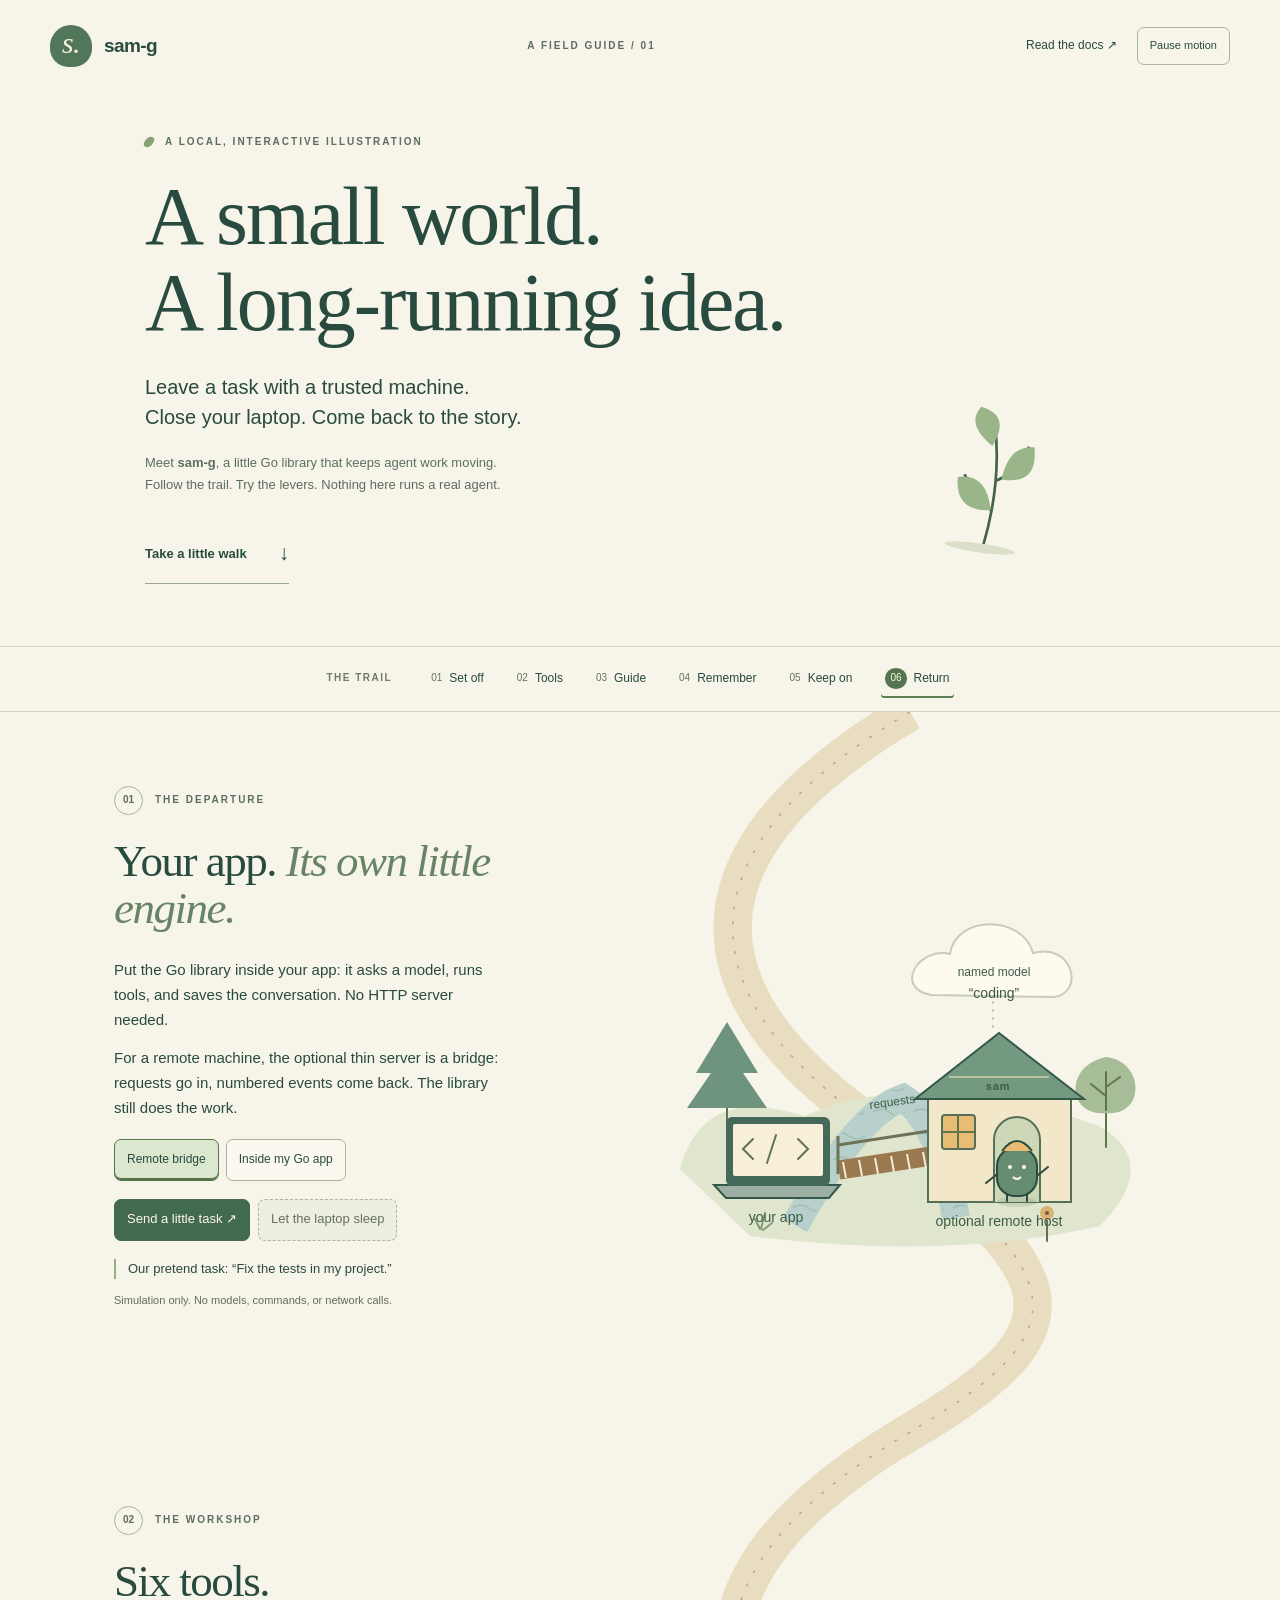
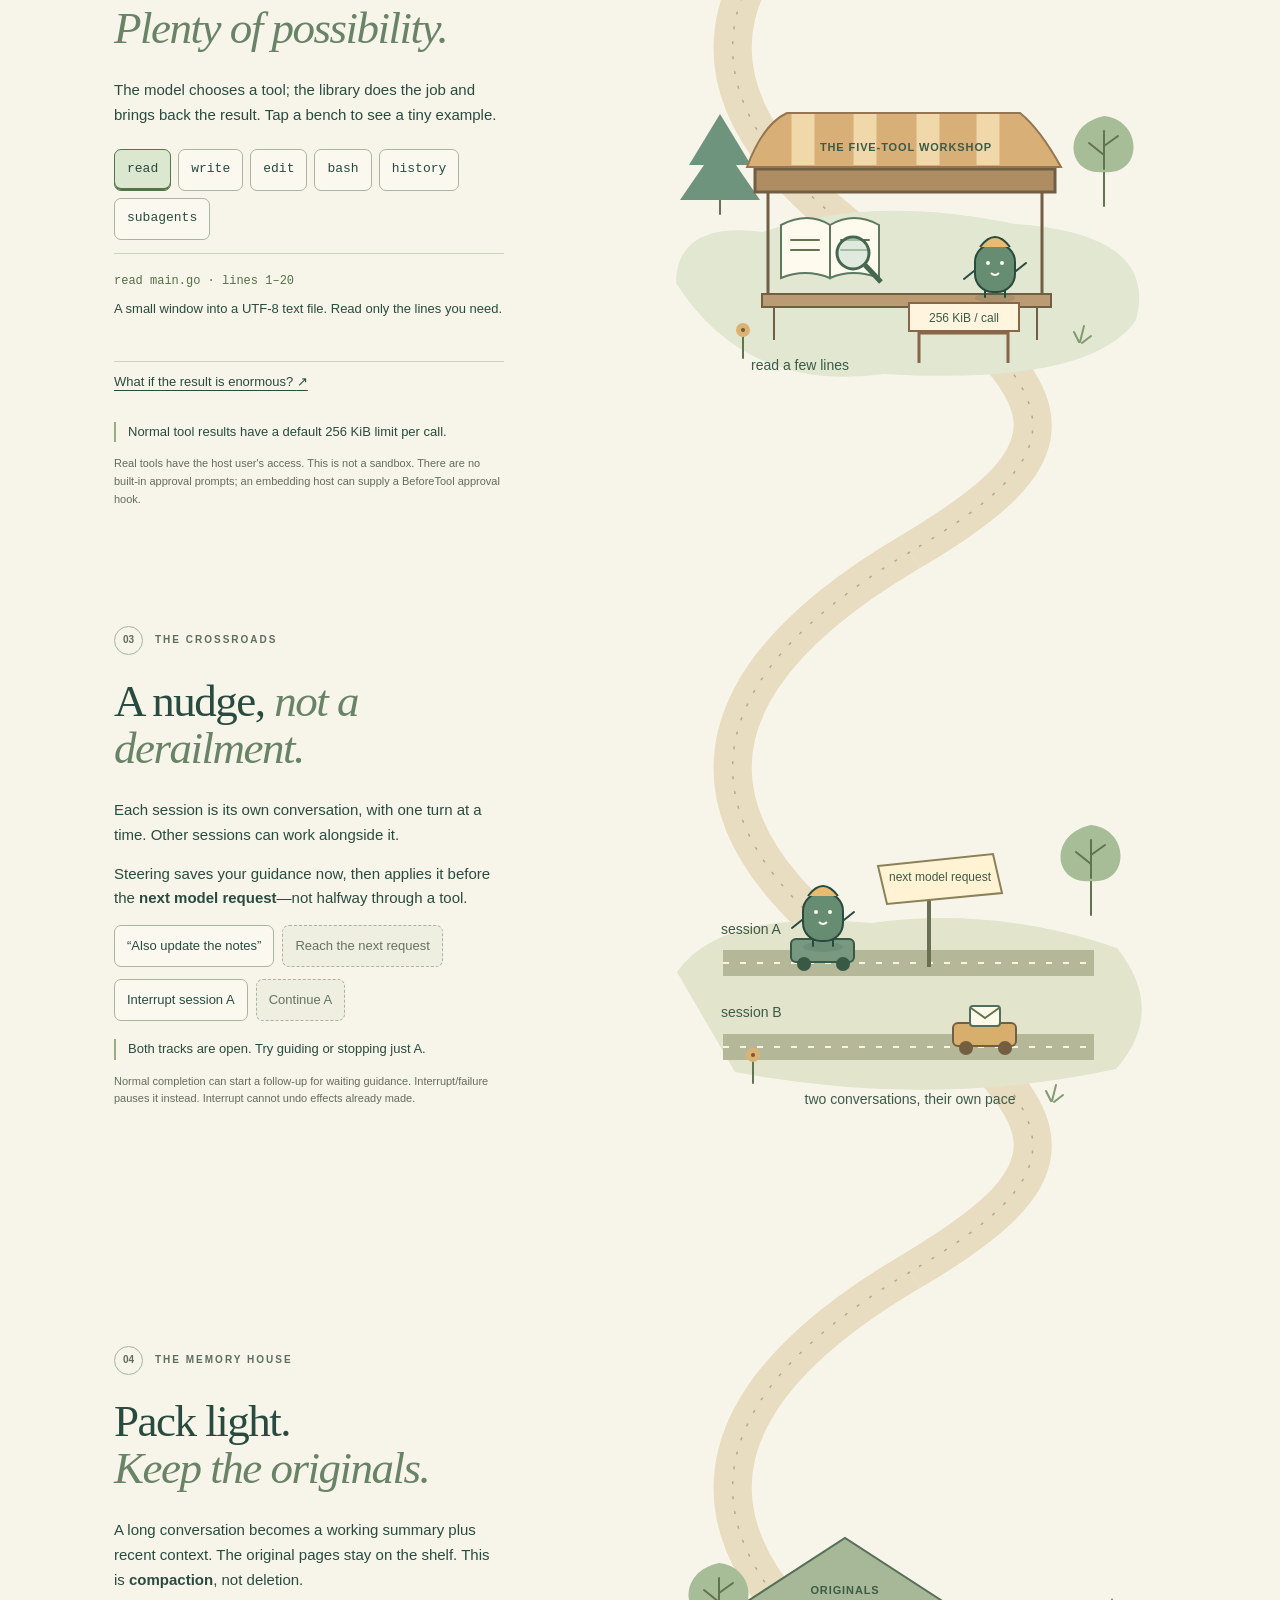
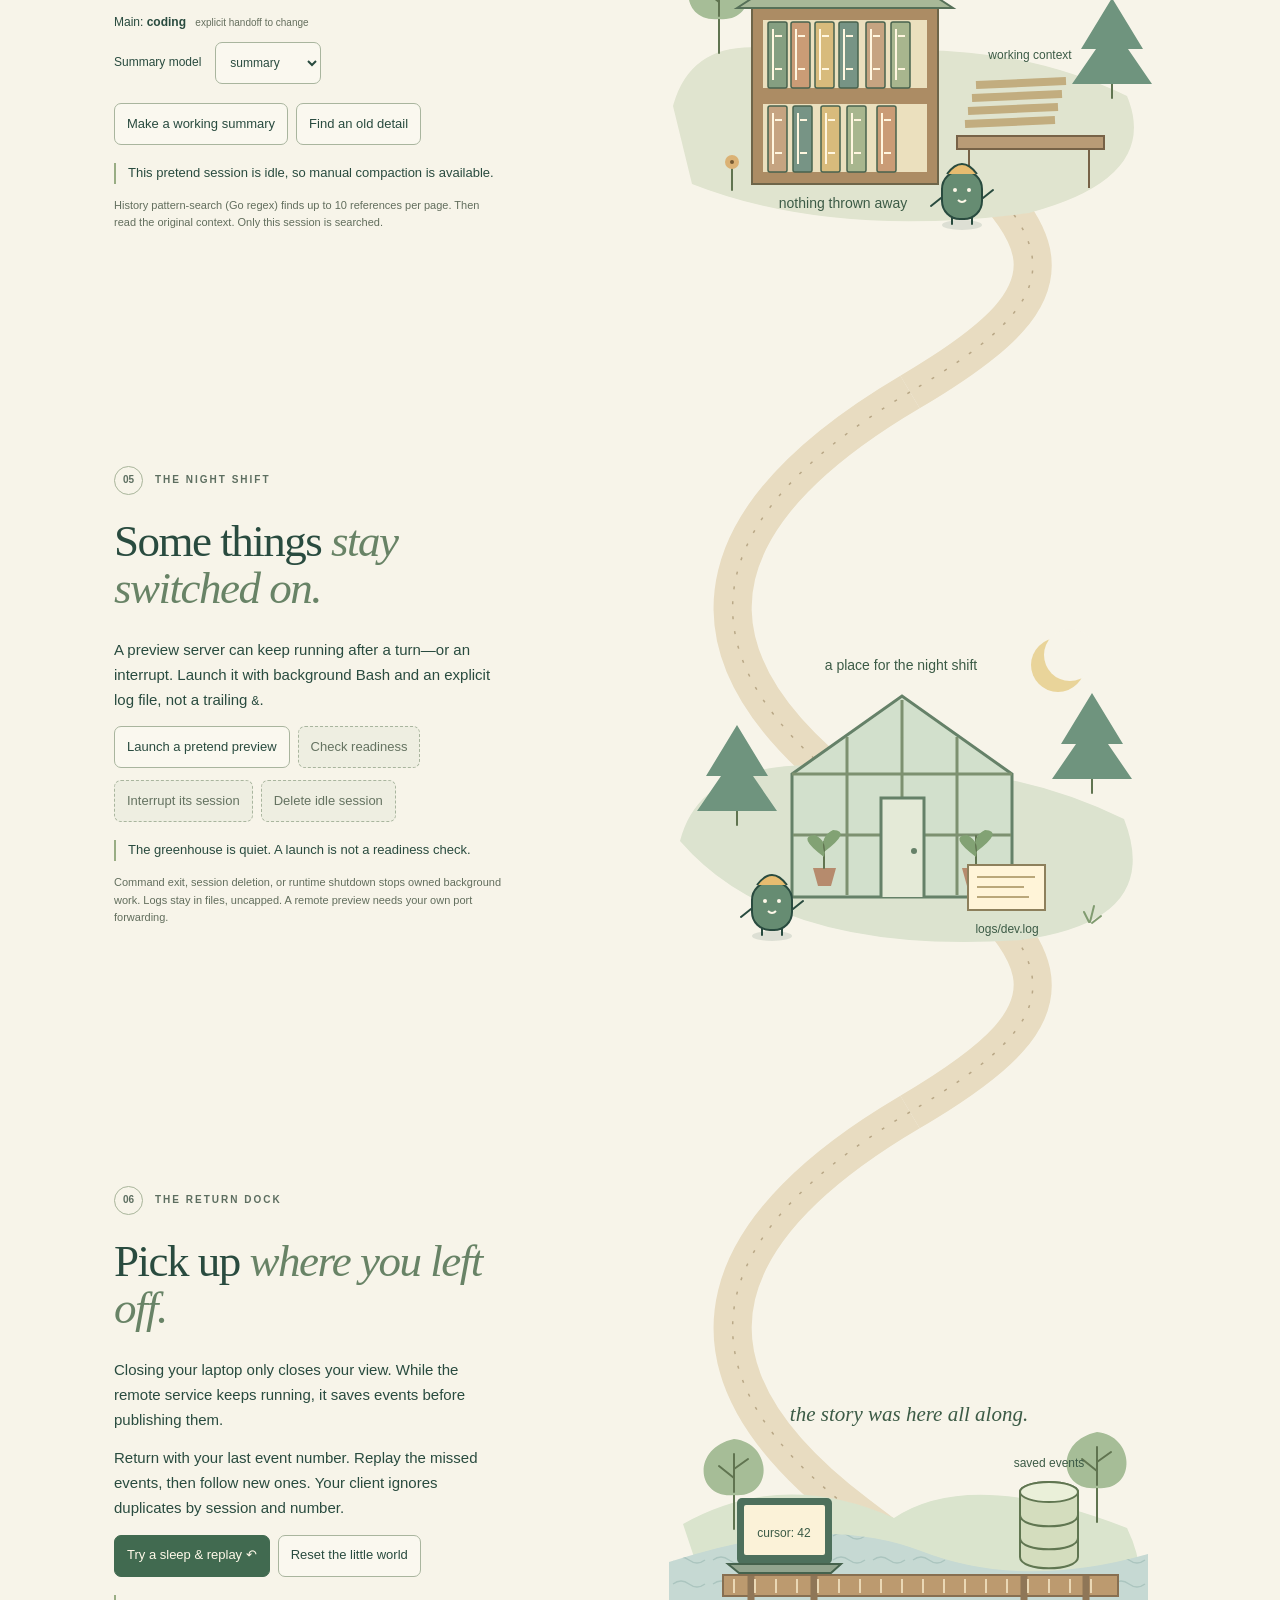
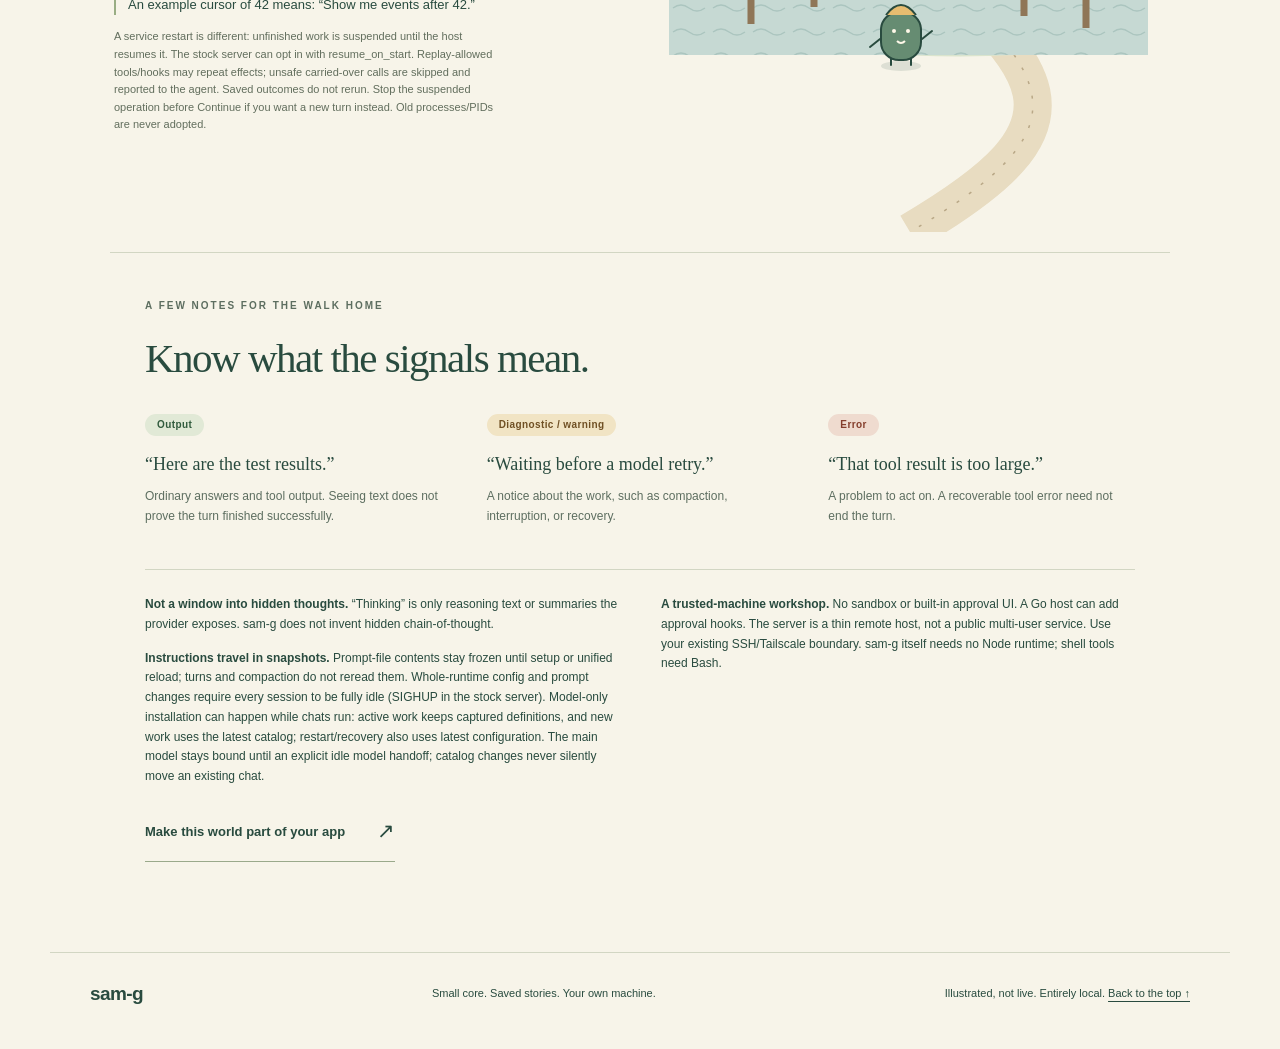
<file: docs/explore.html>
<!doctype html>
<html lang="en">
<head>
  <meta charset="utf-8">
  <meta name="viewport" content="width=device-width, initial-scale=1">
  <meta name="color-scheme" content="light">
  <meta name="description" content="An offline, illustrated walk through sam-g: a small Go library for persistent agent work, with an optional remote server.">
  <title>A small world of sam-g</title>
  <link rel="stylesheet" href="explore.css">
  <script defer src="explore.js"></script>
</head>
<body>
  <a class="skip" href="#departure">Skip to the illustrated trail</a>
  <header class="masthead">
    <a class="wordmark" href="README.md" aria-label="sam-g README"><span aria-hidden="true">s.</span> sam-g</a>
    <span class="edition">A FIELD GUIDE / 01</span>
    <div class="header-actions"><a href="README.md">Read the docs <span aria-hidden="true">↗</span></a><button id="motion" type="button" aria-pressed="false">Pause motion</button></div>
  </header>

  <main>
    <div class="introduction">
      <p class="eyebrow"><span class="seed" aria-hidden="true"></span> A LOCAL, INTERACTIVE ILLUSTRATION</p>
      <h1>A small world.<br>A long-running idea.</h1>
      <p class="lede">Leave a task with a trusted machine.<br>Close your laptop. Come back to the story.</p>
      <p class="intro-note">Meet <strong>sam-g</strong>, a little Go library that keeps agent work moving.<br>Follow the trail. Try the levers. Nothing here runs a real agent.</p>
      <a class="trail-link" href="#departure">Take a little walk <span aria-hidden="true">↓</span></a>
      <svg class="hero-sprig" viewBox="0 0 110 170" role="img" aria-labelledby="sprig-title"><title id="sprig-title">A seedling growing beside the trail</title><path d="M54 158Q65 85 48 21M57 117Q34 103 23 82M59 84Q85 67 89 42" fill="none" stroke="#456449" stroke-width="3"/><path d="M49 47Q16 27 31 6Q65 11 49 47M57 117Q18 125 16 86Q47 77 57 117M64 82Q105 83 95 42Q67 43 64 82" fill="#9bb58b"/><ellipse cx="51" cy="160" rx="39" ry="5" fill="#d9dfc9"/></svg>
    </div>

    <nav class="trail-map" aria-label="Trail landmarks">
      <span class="map-label">THE TRAIL</span>
      <a href="#departure" aria-current="location"><span>01</span> Set off</a>
      <a href="#workshop"><span>02</span> Tools</a>
      <a href="#crossroads"><span>03</span> Guide</a>
      <a href="#archive"><span>04</span> Remember</a>
      <a href="#nightshift"><span>05</span> Keep on</a>
      <a href="#return"><span>06</span> Return</a>
    </nav>

    <noscript><p class="no-script">The trail and explanations work without JavaScript. To try the simulated levers, enable JavaScript. No model or network calls are made.</p></noscript>

    <div class="world" id="world">
      <!-- One continuous canvas. HTML alongside it supplies all controls and explanations. -->
      <svg class="world-art" width="1000" height="4320" role="img" aria-labelledby="world-title world-description">
        <title id="world-title">The sam-g trail: from your laptop to a working machine and back</title>
        <desc id="world-description">A continuous winding path connects a cottage workshop, five tool benches, two independent session tracks, an archive with a summary desk, a greenhouse dev server, and a dock for saved events. Try the adjacent buttons to change the illustration. All activity is simulated.</desc>
        <defs>
          <pattern id="water" width="40" height="24" patternUnits="userSpaceOnUse"><path d="M3 12q8-6 16 0t16 0" fill="none" stroke="#9fbcb6" stroke-width="1.5"/></pattern>
          <g id="tree"><path d="M0 0V-60" class="twig"/><path d="M0-90C-43-81-38-30 0-34C40-30 39-86 0-90" fill="#a6bd97"/><path d="M0-37V-75m0 24-15-12m15 3 14-10" class="twig"/></g>
          <g id="pine"><path d="M0 0V-92" class="twig"/><path d="m0-100-31 51h15l-24 35h80L16-49h15Z" fill="#6f947e"/></g>
          <g id="tuft" fill="none" stroke="#809b70" stroke-width="2" stroke-linecap="round"><path d="m0 0-5-10m6 10 4-16m-2 17 9-7"/></g>
          <g id="flower"><path d="M0 0v-24" class="twig"/><circle cy="-28" r="7" fill="#dbb275"/><circle cy="-28" r="2" fill="#745932"/></g>
          <g id="pal"><ellipse cy="32" rx="20" ry="5" fill="#274b3f" opacity=".12"/><path d="M-10 21v10m20-10v10" class="ink-line"/><rect x="-20" y="-22" width="40" height="48" rx="18" fill="#668c72" stroke="#294b3f" stroke-width="2"/><path d="M-15-19Q0-39 15-19" fill="#e7bc70" stroke="#294b3f" stroke-width="2"/><path d="m-21 5-10 8m52-8 10-8" class="ink-line"/><circle cx="-7" cy="-3" r="2" fill="#fff8e9"/><circle cx="7" cy="-3" r="2" fill="#fff8e9"/><path d="M-4 7q4 4 8 0" fill="none" stroke="#fff8e9" stroke-width="2"/></g>
          <g id="envelope"><rect x="-15" y="-10" width="30" height="20" rx="3" fill="#fff9e9" stroke="#4f705d" stroke-width="2"/><path d="m-14-8 14 10 14-10" class="twig"/></g>
          <g id="book"><rect width="19" height="66" rx="2" fill="currentColor" stroke="#48634e" stroke-width="1.5"/><path d="M5 7v51m2-44h7m-7 33h7" stroke="#fff6df" stroke-width="2"/></g>
          <g id="cloud"><path d="M-63 15C-101 8-75-34-44-26C-38-66 29-65 39-27C79-38 91 13 60 17Z" fill="#fffaf0" stroke="#c7cdb7" stroke-width="2"/></g>
          <g id="trail"><path d="M720 0C537 108 458 245 668 403S903 612 720 720" fill="none" stroke="#e8dcc1" stroke-width="38"/><path class="trail-dashes" d="M720 0C537 108 458 245 668 403S903 612 720 720" fill="none" stroke="#b9a887" stroke-width="1.5" stroke-dasharray="3 12"/></g>
        </defs>

        <g class="world-stop" style="--stop:0">
          <use href="#trail" class="trail-segment"/>
          <g class="place">
            <path d="M-30 237Q-7 151 94 184Q218 131 389 194Q452 230 390 294Q236 329 40 304Z" fill="#e0e6ce"/>
            <path d="M85 293Q149 180 193 166Q229 189 246 286" fill="none" stroke="#b8d0cb" stroke-width="28"/>
            <path d="M85 293Q149 180 193 166Q229 189 246 286" fill="none" stroke="url(#water)" stroke-width="23"/>
            <use href="#pine" x="17" y="190"/><use href="#tree" x="396" y="215"/>
            <use href="#tuft" x="50" y="297"/><use href="#flower" x="337" y="309"/>
            <g class="laptop-house">
              <path d="M4 253h126l-11 13H16Z" fill="#9dafa2" stroke="#345849" stroke-width="2"/>
              <g id="laptop-lid"><rect x="16" y="185" width="104" height="69" rx="6" fill="#456958"/><rect x="23" y="192" width="90" height="52" rx="2" fill="#f7efd7"/><path d="m43 207-10 10 10 10m45-20 10 10-10 10m-22-24-9 28" class="twig"/></g>
              <text x="66" y="290" text-anchor="middle">your app</text>
              <text class="sleep-mark" x="72" y="180">z z z</text>
            </g>
            <g class="remote-bridge"><path d="M129 238 228 223" stroke="#9b7950" stroke-width="19"/><path d="m133 230 3 16m13-18 3 16m13-18 3 16m13-18 3 16m13-18 3 16m13-18 3 16" stroke="#f6ebd1" stroke-width="2"/><path d="m128 213 104-16m-104 7v38m104-55v42" fill="none" stroke="#6e7256" stroke-width="3"/><text x="160" y="177" class="tiny" transform="rotate(-8 160 177)">requests →</text></g>
            <g class="runtime-house">
              <path d="M218 165h143v105H218Z" fill="#f3e7c9" stroke="#567058" stroke-width="2"/><path d="m205 167 84-66 85 66Z" fill="#749981" stroke="#345849" stroke-width="2"/><path d="M239 145h100" stroke="#b8c5a3" stroke-width="2"/>
              <rect x="232" y="183" width="33" height="34" rx="3" fill="#e7bd75" stroke="#567058" stroke-width="2"/><path d="M248 183v34m-16-17h33" class="twig"/>
              <path d="M284 270v-62a23 23 0 0 1 46 0v62" fill="#ced8b7" stroke="#567058" stroke-width="2"/>
              <text x="288" y="158" text-anchor="middle" class="house-sign">sam</text>
              <use href="#pal" x="307" y="238"/>
              <text x="289" y="294" text-anchor="middle" id="host-label">optional remote host</text>
            </g>
            <g class="model-balloon"><use href="#cloud" x="284" y="48"/><text x="284" y="44" text-anchor="middle" class="tiny">named model</text><text x="284" y="66" text-anchor="middle">“coding”</text><path d="M283 69v30" stroke="#9caa8a" stroke-dasharray="3 5"/></g>
            <use href="#envelope" x="172" y="216" class="task-letter"/>
          </g>
        </g>

        <g class="world-stop" style="--stop:1">
          <use href="#trail" class="trail-segment"/>
          <g class="place tool-place">
            <path d="M-34 231Q-33 169 53 180Q160 142 305 172Q449 182 426 268Q380 334 174 322Q36 341-34 231Z" fill="#e1e7d1"/>
            <use href="#tree" x="394" y="154"/><use href="#pine" x="10" y="162"/>
            <path d="M45 117h300v23H45Zm13 23v106m274-106v106" fill="#ae8d63" stroke="#705e45" stroke-width="3"/>
            <path d="M37 115q16-43 40-54h233q20 16 41 54Z" fill="#d9af78" stroke="#967550" stroke-width="2"/><path d="M93 62v51m62-51v51m63-51v51m60-51v51" stroke="#f1d8aa" stroke-width="23"/>
            <text x="196" y="99" class="house-sign" text-anchor="middle">THE FIVE-TOOL WORKSHOP</text>
            <g id="tool-read" class="tool-prop"><path d="M71 173q27-14 49 0v53q-25-10-49 0Zm49 0q24-14 49 0v53q-26-10-49 0Z" fill="#fffaed" stroke="#5d7960" stroke-width="2"/><path d="M81 188h28m-28 10h28m22-10h28m-28 10h28" class="twig"/><circle cx="143" cy="201" r="16" fill="#cee0d4" fill-opacity=".65" stroke="#44674f" stroke-width="3"/><path d="m155 213 16 17" stroke="#44674f" stroke-width="5"/></g>
            <g id="tool-write" class="tool-prop"><path d="M99 164h70v72H99Z" fill="#fffaed" stroke="#5d7960" stroke-width="2"/><path d="M111 185h42m-42 13h30m-30 13h40" class="twig"/><path d="m148 218 35-52 9 6-35 52-11 7Z" fill="#e6bd70" stroke="#6d6747" stroke-width="2"/></g>
            <g id="tool-edit" class="tool-prop"><rect x="72" y="168" width="128" height="67" rx="4" fill="#fffaed" stroke="#5d7960" stroke-width="2"/><path d="M88 188h94" stroke="#bd795f" stroke-width="9"/><path d="M88 214h94" stroke="#82a185" stroke-width="9"/><path d="m88 186 94 4" stroke="#754d3e" stroke-width="2"/><text x="219" y="209" class="big-symbol">✓</text></g>
            <g id="tool-bash" class="tool-prop"><rect x="81" y="161" width="138" height="80" rx="6" fill="#355b4b"/><path d="m99 181 13 11-13 11m25 0h25" stroke="#f8eacb" stroke-width="3" fill="none"/><circle cx="197" cy="176" r="3" fill="#e9bc70"/><path d="M100 221h79" stroke="#9cbaa0" stroke-width="3"/></g>
            <g id="tool-history" class="tool-prop"><use href="#book" x="78" y="171" style="color:#bd9172"/><use href="#book" x="101" y="171" style="color:#8ba585"/><use href="#book" x="124" y="171" style="color:#d5b16c"/><rect x="157" y="182" width="78" height="45" rx="3" fill="#fff8e8" stroke="#5d7960" stroke-width="2"/><text x="196" y="211" text-anchor="middle">#124</text></g>
            <path d="M52 242h289v13H52Zm12 13v33m263-33v33" fill="#bb9b73" stroke="#705e45" stroke-width="2"/>
            <use href="#pal" x="285" y="214"/>
            <g id="output-gate"><path d="M209 311v-30h89v30" fill="none" stroke="#876747" stroke-width="3"/><path d="M199 279h110v-28H199Z" fill="#fff5df" stroke="#876747" stroke-width="2"/><text x="254" y="270" text-anchor="middle" class="tiny">256 KiB / call</text><path class="overflow-bar" d="m208 290 93 20m-93 0 93-20" stroke="#a2503d" stroke-width="5"/></g>
            <use href="#flower" x="33" y="306"/><use href="#tuft" x="369" y="290"/>
            <text x="90" y="318" text-anchor="middle" id="tool-art-label">read a few lines</text>
          </g>
        </g>

        <g class="world-stop" style="--stop:2">
          <use href="#trail" class="trail-segment"/>
          <g class="place">
            <path d="M-33 200Q11 137 162 151Q285 134 407 176Q457 239 406 297Q220 337 25 300Z" fill="#e2e5cc"/>
            <path d="M13 191h371M13 275h371" stroke="#b4b898" stroke-width="26"/><path d="M13 191h371M13 275h371" stroke="#f7f3df" stroke-width="2" stroke-dasharray="6 11"/>
            <text x="11" y="162">session A</text><text x="11" y="245">session B</text>
            <g class="cart cart-a"><rect x="81" y="167" width="63" height="23" rx="5" fill="#789880" stroke="#385945" stroke-width="2"/><circle cx="94" cy="192" r="7" fill="#385945"/><circle cx="133" cy="192" r="7" fill="#385945"/><use href="#pal" x="113" y="143"/></g>
            <g class="cart cart-b"><rect x="243" y="251" width="63" height="23" rx="5" fill="#d7ae6c" stroke="#735e41" stroke-width="2"/><circle cx="256" cy="276" r="7" fill="#735e41"/><circle cx="295" cy="276" r="7" fill="#735e41"/><use href="#envelope" x="275" y="244"/></g>
            <path d="M219 195V99" stroke="#687154" stroke-width="4"/><path d="m168 94 115-12 9 39-115 11Z" fill="#fff3d3" stroke="#8a8159" stroke-width="2"/><text x="230" y="109" text-anchor="middle" class="tiny">next model request</text>
            <g class="steering-note"><path d="m273 32 71 8-6 49-71-8Z" fill="#ecd192" stroke="#ac9357" stroke-width="2"/><path d="m280 50 43 5m-44 6 33 4" class="twig"/><path d="m285 83-31 17" stroke="#ac9357" stroke-width="2"/></g>
            <g class="session-gate"><path d="M177 152v58" stroke="#655e43" stroke-width="4"/><path d="m177 155 79 33" stroke="#fff4dc" stroke-width="12"/><path d="m177 155 79 33" stroke="#b87961" stroke-width="12" stroke-dasharray="13 12"/></g>
            <use href="#tree" x="381" y="143"/><use href="#flower" x="43" y="311"/><use href="#tuft" x="341" y="329"/>
            <text x="200" y="332" text-anchor="middle" id="flow-art-label">two conversations, their own pace</text>
          </g>
        </g>

        <g class="world-stop" style="--stop:3">
          <use href="#trail" class="trail-segment"/>
          <g class="place archive-place">
            <path d="M-37 214Q-14 129 106 167Q279 138 417 204Q451 286 319 321Q122 347-18 292Z" fill="#e0e4cf"/>
            <use href="#tree" x="9" y="161"/><use href="#pine" x="402" y="206"/>
            <path d="M42 116h186v176H42Z" fill="#ac8c64" stroke="#6e6549" stroke-width="2"/><path d="m27 116 108-70 108 70Z" fill="#a7b898" stroke="#567058" stroke-width="2"/><text x="135" y="102" text-anchor="middle" class="house-sign">ORIGINALS</text>
            <path d="M53 128h164v68H53Zm0 84h164v68H53Z" fill="#ebe0be"/>
            <g class="original-books"><use href="#book" x="58" y="130" style="color:#859f81"/><use href="#book" x="81" y="130" style="color:#ca9c76"/><use href="#book" x="105" y="130" style="color:#d8bb7c"/><use href="#book" x="129" y="130" style="color:#779485"/><use href="#book" x="156" y="130" style="color:#c6a481"/><use href="#book" x="181" y="130" style="color:#a8b68e"/><use href="#book" x="58" y="214" style="color:#c6a481"/><use href="#book" x="83" y="214" style="color:#779485"/><use href="#book" x="111" y="214" style="color:#d8bb7c"/><use href="#book" x="137" y="214" style="color:#a8b68e"/><use href="#book" x="167" y="214" style="color:#ca9c76"/></g>
            <path d="M247 244h147v13H247Zm12 13v39m120-39v39" fill="#b99b76" stroke="#776247" stroke-width="2"/>
            <g class="long-context"><path d="m255 232 90-4m-87-9 90-4m-86-9 90-4m-86-9 90-4" stroke="#c2ad7f" stroke-width="8"/></g>
            <g class="summary-book"><rect x="284" y="188" width="70" height="53" rx="3" fill="#fff6dc" stroke="#617b59" stroke-width="2"/><path d="M291 198h54m-54 10h41m-41 10h48m-48 10h29" stroke="#849b72" stroke-width="2"/><path d="M312 178q-45-45-87 0" fill="none" stroke="#819671" stroke-dasharray="4 5" stroke-width="2"/></g>
            <text x="320" y="167" text-anchor="middle" class="tiny" id="summary-art-label">working context</text>
            <g class="history-reference"><rect x="57" y="200" width="149" height="36" rx="3" fill="#fff8e8" stroke="#5e7755" stroke-width="2"/><text x="131" y="224" text-anchor="middle">found: #124</text></g>
            <use href="#pal" x="252" y="301"/><use href="#flower" x="22" y="298"/>
            <text x="133" y="316" text-anchor="middle">nothing thrown away</text>
          </g>
        </g>

        <g class="world-stop" style="--stop:4">
          <use href="#trail" class="trail-segment"/>
          <g class="place">
            <path d="M-30 229Q-6 134 162 158Q298 150 414 207Q454 309 311 328Q69 344-30 229Z" fill="#dce3cf"/>
            <circle cx="348" cy="53" r="27" fill="#e9d49a"/><circle cx="360" cy="43" r="26" fill="#f7f4e9"/>
            <use href="#pine" x="27" y="213"/><use href="#pine" x="382" y="181"/>
            <g class="greenhouse"><path d="M82 162 192 84 302 162v123H82Z" fill="#d2e0cc" stroke="#658168" stroke-width="3"/><path class="greenhouse-light" d="M88 165 192 92 296 165v113H88Z" fill="#f4d993"/><path d="M82 162h220M137 125v158m55-195v196m55-159v158M83 223h218" fill="none" stroke="#7d9170" stroke-width="3"/>
              <path d="M171 285v-99h43v99" fill="#e4ead7" stroke="#658168" stroke-width="3"/><circle cx="204" cy="239" r="3" fill="#658168"/>
              <path d="M103 256h23l-5 18h-13Zm149 0h28l-5 18h-18Z" fill="#b68b6d"/><path d="M114 256v-26m152 26v-32" class="twig"/><path d="M114 245q-28-21-9-22 13 6 9 22m0-5q28-21 9-22-13 6-9 22m152 5q-28-21-9-22 13 6 9 22m0-5q28-21 9-22-13 6-9 22" fill="#82a274"/>
            </g>
            <path d="M258 298h77v-45h-77Z" fill="#fff4d8" stroke="#8d805c" stroke-width="2"/><path d="M267 265h58m-58 10h47m-47 10h52" stroke="#baa77a" stroke-width="2"/><text x="297" y="321" text-anchor="middle" class="tiny">logs/dev.log</text>
            <use href="#pal" x="62" y="292"/>
            <g class="ready-sign"><circle cx="286" cy="173" r="16" fill="#527f60"/><path d="m278 173 6 6 10-13" fill="none" stroke="#fff8e7" stroke-width="3"/></g>
            <text x="191" y="58" text-anchor="middle" id="preview-art-label">a place for the night shift</text>
            <use href="#tuft" x="379" y="310"/>
          </g>
        </g>

        <g class="world-stop" style="--stop:5">
          <use href="#trail" class="trail-segment"/>
          <g class="place return-place">
            <path d="M-27 192Q73 136 184 186Q261 135 417 196Q453 270 386 317Q206 337 10 303Z" fill="#dae4cd"/>
            <path d="M-41 230Q111 180 211 219T438 222v101H-41Z" fill="#c6d9d3"/>
            <path d="M-41 230Q111 180 211 219T438 222v101H-41Z" fill="url(#water)" opacity=".7"/>
            <path d="M13 243h395v21H13Z" fill="#bc9a6f" stroke="#876f51" stroke-width="2"/><path d="M41 244v48m63-48v31m210-31v40m62-40v52" stroke="#8f7657" stroke-width="7"/><path d="M24 247v14m21-14v14m21-14v14m21-14v14m21-14v14m21-14v14m21-14v14m21-14v14m21-14v14m21-14v14m21-14v14m21-14v14m21-14v14m21-14v14m21-14v14m21-14v14m21-14v14m21-14v14" stroke="#ead8b5" stroke-width="2"/>
            <use href="#tree" x="24" y="197"/><use href="#tree" x="387" y="190"/>
            <rect x="27" y="166" width="95" height="66" rx="5" fill="#4d705c"/><rect x="34" y="173" width="81" height="50" rx="2" fill="#fbf2d8"/><path d="M18 232h113l-10 9H29Z" fill="#91a48e" stroke="#45624d" stroke-width="2"/><text x="74" y="205" text-anchor="middle" class="tiny" id="cursor-label">cursor: 42</text>
            <g class="replay-parcels"><g class="parcel"><use href="#envelope" x="168" y="213"/><text x="168" y="192" text-anchor="middle" class="tiny">43</text></g><g class="parcel"><use href="#envelope" x="220" y="213"/><text x="220" y="192" text-anchor="middle" class="tiny">44</text></g><g class="parcel"><use href="#envelope" x="272" y="213"/><text x="272" y="192" text-anchor="middle" class="tiny">45</text></g></g>
            <g class="saved-stack"><ellipse cx="339" cy="160" rx="29" ry="10" fill="#b6c4a0" stroke="#607651" stroke-width="2"/><path d="M310 160v65c0 15 58 15 58 0v-65" fill="#d4ddbe" stroke="#607651" stroke-width="2"/><ellipse cx="339" cy="160" rx="29" ry="10" fill="#eaf0d9" stroke="#607651" stroke-width="2"/><path d="M310 183c0 15 58 15 58 0m-58 23c0 15 58 15 58 0" fill="none" stroke="#607651" stroke-width="2"/><text x="339" y="135" text-anchor="middle" class="tiny">saved events</text></g>
            <use href="#pal" x="191" y="302"/>
            <text x="199" y="89" text-anchor="middle" class="scene-handwriting">the story was here all along.</text>
          </g>
        </g>
      </svg>

      <section class="stop" id="departure" aria-labelledby="departure-title">
        <div class="station-copy">
          <p class="eyebrow"><span class="stop-number">01</span> THE DEPARTURE</p>
          <h2 id="departure-title">Your app. <em>Its own little engine.</em></h2>
          <p>Put the Go library inside your app: it asks a model, runs tools, and saves the conversation. No HTTP server needed.</p>
          <p>For a remote machine, the optional thin server is a bridge: requests go in, numbered events come back. The library still does the work.</p>
          <div class="switches" role="group" aria-label="Illustrated hosting arrangement"><button type="button" data-action="remote" aria-pressed="true">Remote bridge</button><button type="button" data-action="embedded" aria-pressed="false">Inside my Go app</button></div>
          <div class="actions"><button class="primary" type="button" data-action="send">Send a little task <span aria-hidden="true">↗</span></button><button type="button" data-action="sleep" disabled>Let the laptop sleep</button></div>
          <p class="response" id="departure-response" aria-live="polite">Our pretend task: “Fix the tests in my project.”</p>
          <p class="fine-print">Simulation only. No models, commands, or network calls.</p>
        </div>
      </section>

      <section class="stop" id="workshop" aria-labelledby="workshop-title">
        <div class="station-copy">
          <p class="eyebrow"><span class="stop-number">02</span> THE WORKSHOP</p>
          <h2 id="workshop-title">Six tools.<br><em>Plenty of possibility.</em></h2>
          <p>The model chooses a tool; the library does the job and brings back the result. Tap a bench to see a tiny example.</p>
          <div class="tool-picker" role="group" aria-label="Tool demonstrations"><button type="button" data-tool="read" aria-pressed="true">read</button><button type="button" data-tool="write" aria-pressed="false">write</button><button type="button" data-tool="edit" aria-pressed="false">edit</button><button type="button" data-tool="bash" aria-pressed="false">bash</button><button type="button" data-tool="history" aria-pressed="false">history</button><button type="button" data-tool="subagents" aria-pressed="false">subagents</button></div>
          <div class="tool-example" aria-live="polite"><code id="tool-request">read main.go · lines 1–20</code><p id="tool-result">A small window into a UTF-8 text file. Read only the lines you need.</p></div>
          <button class="text-button" type="button" data-action="overflow">What if the result is enormous? <span aria-hidden="true">↗</span></button>
          <p class="response" id="overflow-response" aria-live="polite">Normal tool results have a default 256 KiB limit per call.</p>
          <p class="fine-print">Real tools have the host user's access. This is not a sandbox. There are no built-in approval prompts; an embedding host can supply a BeforeTool approval hook.</p>
        </div>
      </section>

      <section class="stop" id="crossroads" aria-labelledby="crossroads-title">
        <div class="station-copy">
          <p class="eyebrow"><span class="stop-number">03</span> THE CROSSROADS</p>
          <h2 id="crossroads-title">A nudge, <em>not a derailment.</em></h2>
          <p>Each session is its own conversation, with one turn at a time. Other sessions can work alongside it.</p>
          <p>Steering saves your guidance now, then applies it before the <strong>next model request</strong>—not halfway through a tool.</p>
          <div class="actions"><button type="button" data-action="steer">“Also update the notes”</button><button type="button" data-action="boundary" disabled>Reach the next request</button></div>
          <div class="actions"><button type="button" data-action="interrupt">Interrupt session A</button><button type="button" data-action="continue" disabled>Continue A</button></div>
          <p class="response" id="flow-response" aria-live="polite">Both tracks are open. Try guiding or stopping just A.</p>
          <p class="fine-print">Normal completion can start a follow-up for waiting guidance. Interrupt/failure pauses it instead. Interrupt cannot undo effects already made.</p>
        </div>
      </section>

      <section class="stop" id="archive" aria-labelledby="archive-title">
        <div class="station-copy">
          <p class="eyebrow"><span class="stop-number">04</span> THE MEMORY HOUSE</p>
          <h2 id="archive-title">Pack light.<br><em>Keep the originals.</em></h2>
          <p>A long conversation becomes a working summary plus recent context. The original pages stay on the shelf. This is <strong>compaction</strong>, not deletion.</p>
          <div class="model-choices"><span>Main: <strong>coding</strong> <span class="lock-label">explicit handoff to change</span></span><label for="summary-model">Summary model <select id="summary-model"><option value="summary">summary</option><option value="coding">coding</option></select></label></div>
          <div class="actions"><button type="button" data-action="compact">Make a working summary</button><button type="button" data-action="history">Find an old detail</button></div>
          <p class="response" id="archive-response" aria-live="polite">This pretend session is idle, so manual compaction is available.</p>
          <p class="fine-print">History pattern-search (Go regex) finds up to 10 references per page. Then read the original context. Only this session is searched.</p>
        </div>
      </section>

      <section class="stop" id="nightshift" aria-labelledby="nightshift-title">
        <div class="station-copy">
          <p class="eyebrow"><span class="stop-number">05</span> THE NIGHT SHIFT</p>
          <h2 id="nightshift-title">Some things <em>stay switched on.</em></h2>
          <p>A preview server can keep running after a turn—or an interrupt. Launch it with background Bash and an explicit log file, not a trailing <code>&amp;</code>.</p>
          <div class="actions"><button type="button" data-action="preview">Launch a pretend preview</button><button type="button" data-action="ready" disabled>Check readiness</button></div>
          <div class="actions"><button type="button" data-action="preview-interrupt" disabled>Interrupt its session</button><button type="button" data-action="delete" disabled>Delete idle session</button></div>
          <p class="response" id="preview-response" aria-live="polite">The greenhouse is quiet. A launch is not a readiness check.</p>
          <p class="fine-print">Command exit, session deletion, or runtime shutdown stops owned background work. Logs stay in files, uncapped. A remote preview needs your own port forwarding.</p>
        </div>
      </section>

      <section class="stop" id="return" aria-labelledby="return-title">
        <div class="station-copy">
          <p class="eyebrow"><span class="stop-number">06</span> THE RETURN DOCK</p>
          <h2 id="return-title">Pick up <em>where you left off.</em></h2>
          <p>Closing your laptop only closes your view. While the remote service keeps running, it saves events before publishing them.</p>
          <p>Return with your last event number. Replay the missed events, then follow new ones. Your client ignores duplicates by session and number.</p>
          <div class="actions"><button class="primary" type="button" data-action="replay">Try a sleep &amp; replay <span aria-hidden="true">↶</span></button><button type="button" data-action="reset">Reset the little world</button></div>
          <p class="response" id="replay-response" aria-live="polite">An example cursor of 42 means: “Show me events after 42.”</p>
          <p class="fine-print">A service restart is different: unfinished work is suspended until the host resumes it. The stock server can opt in with resume_on_start. Replay-allowed tools/hooks may repeat effects; unsafe carried-over calls are skipped and reported to the agent. Saved outcomes do not rerun. Stop the suspended operation before Continue if you want a new turn instead. Old processes/PIDs are never adopted.</p>
        </div>
      </section>
    </div>

    <section class="field-notes" aria-labelledby="notes-title">
      <p class="eyebrow">A FEW NOTES FOR THE WALK HOME</p>
      <h2 id="notes-title">Know what the signals mean.</h2>
      <div class="signals">
        <p><span class="signal output">Output</span><q>Here are the test results.</q>Ordinary answers and tool output. Seeing text does not prove the turn finished successfully.</p>
        <p><span class="signal diagnostic">Diagnostic / warning</span><q>Waiting before a model retry.</q>A notice about the work, such as compaction, interruption, or recovery.</p>
        <p><span class="signal error">Error</span><q>That tool result is too large.</q>A problem to act on. A recoverable tool error need not end the turn.</p>
      </div>
      <div class="last-notes">
        <p><strong>Not a window into hidden thoughts.</strong> “Thinking” is only reasoning text or summaries the provider exposes. sam-g does not invent hidden chain-of-thought.</p>
        <p><strong>Instructions travel in snapshots.</strong> Prompt-file contents stay frozen until setup or unified reload; turns and compaction do not reread them. Whole-runtime config and prompt changes require every session to be fully idle (SIGHUP in the stock server). Model-only installation can happen while chats run: active work keeps captured definitions, and new work uses the latest catalog; restart/recovery also uses latest configuration. The main model stays bound until an explicit idle model handoff; catalog changes never silently move an existing chat.</p>
        <p><strong>A trusted-machine workshop.</strong> No sandbox or built-in approval UI. A Go host can add approval hooks. The server is a thin remote host, not a public multi-user service. Use your existing SSH/Tailscale boundary. sam-g itself needs no Node runtime; shell tools need Bash.</p>
      </div>
      <a class="trail-link" href="README.md">Make this world part of your app <span aria-hidden="true">↗</span></a>
    </section>
  </main>
  <footer><a class="wordmark" href="README.md">sam-g</a><p>Small core. Saved stories. Your own machine.</p><p>Illustrated, not live. Entirely local. <a href="#">Back to the top ↑</a></p></footer>
</body>
</html>
</file>
<file: docs/explore.css>
/* A paper atlas: one continuous SVG, with native HTML controls along the trail. */
:root {
  --paper: #f7f4e9;
  --ink: #294b3f;
  --muted: #5d6e60;
  --line: #d2d6c3;
  --green: #416a50;
  --stop-height: 720px;
  --trail-stretch: 1;
  color: var(--ink);
  background: var(--paper);
  font: 16px/1.65 -apple-system, BlinkMacSystemFont, "Segoe UI", sans-serif;
  font-synthesis: none;
  scroll-behavior: smooth;
}
* { box-sizing: border-box; }
body { margin: 0; }
a { color: inherit; text-underline-offset: 4px; }
a:hover { color: #785631; }
button, select { font: inherit; color: inherit; }
button { cursor: pointer; }
button, select {
  min-height: 42px;
  border: 1px solid #a9b59e;
  border-radius: 7px;
  background: #faf8ef;
  padding: 8px 12px;
  font-size: 13px;
  line-height: 1.4;
  transition: background .2s, border-color .2s;
}
button:hover:not(:disabled), select:hover { background: #e7ecdc; border-color: #56765b; }
button:disabled { cursor: default; color: #657361; background: #eeeee1; border-style: dashed; }
button:focus-visible, a:focus-visible, select:focus-visible { outline: 3px solid #885724; outline-offset: 5px; }
button.primary { color: #fff9e9; background: var(--green); border-color: var(--green); }
button.primary:hover:not(:disabled) { background: #2a5139; }
button.primary:disabled { background: #e7ebdc; color: #576a54; border-color: #94a285; }
button[aria-pressed="true"] { background: #dce7cf; border-color: #547449; box-shadow: inset 0 -2px #547449; }
p { margin: 0 0 14px; }
strong { font-weight: 650; }
code { font: .88em/1.65 ui-monospace, SFMono-Regular, Consolas, monospace; }
.skip { position: fixed; z-index: 10; left: 15px; top: -100px; padding: 12px; background: #fff; }
.skip:focus { top: 10px; }
.masthead { max-width: 1260px; margin: auto; padding: 25px 40px; display: flex; align-items: center; justify-content: space-between; gap: 24px; }
.wordmark { display: inline-flex; gap: 12px; align-items: center; text-decoration: none; font-size: 19px; font-weight: 700; letter-spacing: -.6px; }
.wordmark > span { font: italic 30px Georgia, serif; color: #f9f1dd; background: #52765a; border-radius: 50% 50% 44% 44%; padding: 1px 12px 7px; }
.edition, .eyebrow, .map-label { font-size: 10px; font-weight: 650; letter-spacing: 2px; }
.edition { color: var(--muted); }
.header-actions { display: flex; align-items: center; gap: 20px; font-size: 12px; }
.header-actions a { text-decoration: none; }
.header-actions button { background: transparent; min-height: 38px; font-size: 11px; }
.introduction { position: relative; max-width: 1060px; margin: 42px auto 62px; padding: 0 35px; }
.eyebrow { display: flex; align-items: center; gap: 12px; color: var(--muted); margin-bottom: 23px; }
.seed { display: inline-block; width: 8px; height: 12px; border-radius: 60% 35%; background: #8aa172; transform: rotate(30deg); }
h1, h2 { font-family: "Iowan Old Style", "Palatino Linotype", "Book Antiqua", Palatino, Georgia, serif; font-weight: 400; letter-spacing: -2px; line-height: 1.06; margin: 0 0 25px; }
h1 { font-size: clamp(50px, 6.4vw, 82px); }
h2 { font-size: 45px; letter-spacing: -1.5px; }
h2 em { color: #688366; font-weight: 400; }
.lede { font-size: 20px; line-height: 1.5; margin-bottom: 20px; }
.intro-note { font-size: 13px; color: var(--muted); }
.trail-link { display: inline-flex; gap: 32px; align-items: center; font-size: 13px; font-weight: 650; text-decoration: none; border-bottom: 1px solid #9aa98b; padding: 12px 0; margin-top: 15px; }
.trail-link span { font-size: 21px; font-weight: 400; }
.hero-sprig { width: 100px; height: 160px; position: absolute; right: 12%; bottom: 5%; transform: rotate(8deg); }
.trail-map { position: sticky; top: 0; z-index: 4; display: flex; justify-content: center; align-items: center; gap: 25px; min-height: 66px; padding: 10px 20px; background: #f7f4e9f7; border-block: 1px solid var(--line); }
.map-label { margin-right: 10px; color: #707c6b; letter-spacing: 1.5px; }
.trail-map a { display: inline-flex; align-items: center; gap: 7px; font-size: 12px; text-decoration: none; white-space: nowrap; min-height: 38px; padding-inline: 4px; border-radius: 3px; }
.trail-map a span { color: #63765a; font-size: 10px; }
.trail-map a[aria-current] { box-shadow: inset 0 -2px #5e7e55; }
.trail-map a[aria-current] span { color: #fff7e4; background: #54744f; border-radius: 50%; padding: 2px 5px; }
.world { position: relative; max-width: 1100px; margin: auto; overflow: clip; }
.world-art { position: absolute; right: 0; top: 0; height: calc(6 * var(--stop-height)); pointer-events: none; overflow: visible; }
.world-stop { transform: translateY(calc(var(--stop) * var(--stop-height))); }
.trail-segment { transform: scaleY(var(--trail-stretch)); }
.place { transform: translate(520px, 220px); }
.world-art text { fill: #3c5b46; font-family: -apple-system, BlinkMacSystemFont, "Segoe UI", sans-serif; font-size: 14px; }
.world-art .tiny { font-size: 12px; }
.world-art .house-sign { font-size: 11px; font-weight: 650; letter-spacing: .9px; }
.world-art .big-symbol { font-size: 35px; }
.world-art .scene-handwriting { font: italic 21px Georgia, serif; }
.twig { stroke: #607450; stroke-width: 2px; stroke-linecap: round; fill: none; }
.ink-line { stroke: #294b3f; stroke-width: 2px; stroke-linecap: round; fill: none; }
.stop { position: relative; height: var(--stop-height); scroll-margin-top: 80px; }
.station-copy { position: relative; isolation: isolate; padding-top: 74px; margin-left: 24px; width: 390px; }
.station-copy > p:not(.eyebrow):not(.fine-print):not(.response) { font-size: 15px; }
.stop-number { display: grid; place-items: center; width: 29px; height: 29px; border: 1px solid #a9b59b; border-radius: 50%; font-size: 10px; letter-spacing: 0; }
.actions { display: flex; flex-wrap: wrap; gap: 8px; margin: 12px 0; }
.switches { display: flex; gap: 7px; margin: 18px 0; }
.switches button { font-size: 12px; }
.response { border-left: 2px solid #99ad84; padding-left: 12px; font-size: 13px; line-height: 1.6; margin: 18px 0 13px; }
.response.is-error { color: #864636; border-color: #a45c49; }
.response.is-diagnostic { border-color: #b08843; }
.fine-print { font-size: 11px; color: #626e5d; line-height: 1.6; }
.tool-picker { display: flex; flex-wrap: wrap; gap: 7px; margin: 21px 0 13px; }
.tool-picker button { min-width: 54px; font-family: ui-monospace, SFMono-Regular, Consolas, monospace; }
.tool-example { min-height: 109px; border-block: 1px solid #cbd3bb; padding: 12px 0 7px; }
.tool-example code { color: #527047; font-size: 12px; }
.tool-example p { font-size: 13px; margin: 6px 0; }
.text-button { background: transparent; border: none; border-radius: 2px; text-align: left; padding: 8px 0; text-decoration: underline; text-underline-offset: 4px; }
.model-choices { display: grid; gap: 9px; font-size: 12px; padding-block: 7px; }
.lock-label { font-size: 10px; color: #656f5e; margin-left: 6px; }
.model-choices label { display: flex; align-items: center; gap: 14px; }
select { font-size: 12px; padding: 6px 24px 6px 10px; }
.no-script { max-width: 800px; padding: 22px; margin: auto; color: #795235; }
.field-notes { position: relative; max-width: 1060px; margin: 20px auto 90px; padding: 45px 35px 0; border-top: 1px solid var(--line); }
.field-notes h2 { font-size: 41px; }
.signals { display: grid; grid-template-columns: repeat(3, 1fr); gap: 35px; margin: 33px 0 28px; }
.signals p { font-size: 12px; color: var(--muted); }
.signal { display: block; width: fit-content; border-radius: 20px; padding: 3px 12px; margin-bottom: 16px; font-size: 10px; font-weight: 700; letter-spacing: .4px; }
.signal.output { color: #315b3d; background: #e1e9d6; }
.signal.diagnostic { color: #705024; background: #f1e4c4; }
.signal.error { color: #853e2c; background: #efdbcf; }
.signals q { display: block; font: 18px/1.4 Georgia, serif; color: var(--ink); margin-bottom: 10px; }
.last-notes { border-top: 1px solid var(--line); padding-top: 25px; columns: 2; column-gap: 42px; }
.last-notes p { font-size: 12px; break-inside: avoid; }
footer { max-width: 1180px; margin: auto; padding: 25px 40px 40px; border-top: 1px solid var(--line); display: flex; align-items: center; justify-content: space-between; gap: 18px; }
footer p { font-size: 11px; margin: 0; }

/* Meaningful changes on the map. Static states remain clear with motion disabled. */
.sleep-mark, .task-letter, .session-gate, .steering-note, .overflow-bar, .summary-book,
.history-reference, .ready-sign, .greenhouse-light, .replay-parcels { opacity: 0; }
.tool-prop { opacity: 0; }
#tool-read { opacity: 1; }
:root[data-tool] #tool-read { opacity: 0; }
:root[data-tool="read"] #tool-read, :root[data-tool="write"] #tool-write,
:root[data-tool="edit"] #tool-edit, :root[data-tool="bash"] #tool-bash,
:root[data-tool="history"] #tool-history { opacity: 1; }
:root[data-journey="sent"] .task-letter { opacity: 1; animation: deliver 3.5s ease-in-out infinite; }
:root[data-journey="sleep"] #laptop-lid { transform: translateY(255px) scaleY(.08) translateY(-255px); }
:root[data-journey="sleep"] .sleep-mark { opacity: 1; }
:root[data-host="embedded"] .remote-bridge { opacity: .15; }
:root[data-host="embedded"] .runtime-house { transform: translateX(-52px); }
:root[data-host="embedded"] .model-balloon { transform: translateX(-52px); }
:root[data-host="embedded"] .task-letter { display: none; }
:root[data-overflow="true"] .overflow-bar { opacity: 1; }
:root[data-flow="paused"] .session-gate { opacity: 1; }
:root[data-flow="paused"] .cart-a { animation-play-state: paused; }
:root[data-guidance="pending"] .steering-note { opacity: 1; }
:root[data-compacted="true"] .summary-book { opacity: 1; }
:root[data-compacted="true"] .long-context { opacity: 0; }
:root[data-history="found"] .history-reference, :root[data-history="read"] .history-reference { opacity: 1; }
:root[data-preview="launched"] .greenhouse-light, :root[data-preview="ready"] .greenhouse-light { opacity: 1; }
:root[data-preview="ready"] .ready-sign { opacity: 1; }
:root[data-journey="sleep"] .replay-parcels, :root[data-journey="replayed"] .replay-parcels { opacity: 1; }
:root[data-journey="replayed"] .parcel { animation: replay 4s ease-in-out 1; }
:root[data-journey="replayed"] .parcel:nth-child(2) { animation-delay: .3s; }
:root[data-journey="replayed"] .parcel:nth-child(3) { animation-delay: .6s; }
.cart-a { animation: roll-a 8s ease-in-out infinite; }
.cart-b { animation: roll-b 10s ease-in-out infinite; }
@keyframes deliver { 0%, 100% { transform: translate(-30px, 4px); } 65% { transform: translate(47px, -10px); } }
@keyframes roll-a { 0%, 100% { transform: translateX(-16px); } 50% { transform: translateX(28px); } }
@keyframes roll-b { 0%, 100% { transform: translateX(18px); } 50% { transform: translateX(-24px); } }
@keyframes replay { 0%, 80% { transform: translateX(0); } 40% { transform: translateX(-58px); } }
:root[data-motion="paused"] *, :root[data-motion="paused"] *::before { animation-play-state: paused !important; transition: none !important; }
:root[data-motion="paused"] { scroll-behavior: auto; }

@media (max-width: 1050px) and (min-width: 901px) {
  .station-copy { width: 360px; }
  .trail-map { gap: 16px; }
}
@media (max-width: 900px) {
  :root { --stop-height: 960px; --trail-stretch: 1.333333; }
  .masthead { padding: 20px 24px; }
  .edition { display: none; }
  .introduction { margin-top: 42px; padding-inline: 28px; }
  .hero-sprig { right: 7%; width: 72px; bottom: 0; opacity: .8; }
  .trail-map { gap: 10px; }
  .map-label { display: none; }
  .world-art { right: calc(50% - 280px); }
  .place { transform: translate(520px, 591px); }
  .station-copy { width: min(100% - 48px, 480px); margin: auto; padding-top: 46px; }
  .station-copy::before { content: ""; position: absolute; inset: 28px -14px -15px; z-index: -1; background: var(--paper); border-radius: 25%; }
  .station-copy h2 { font-size: 40px; }
  .station-copy .eyebrow { margin-bottom: 18px; }
  .response { margin-top: 14px; }
  .field-notes { margin-top: 0; padding-inline: 28px; }
  .signals { gap: 22px; }
  footer { padding-inline: 25px; flex-wrap: wrap; }
}
@media (max-width: 540px) {
  .masthead { padding: 15px 20px; gap: 12px; }
  .wordmark { font-size: 16px; }
  .wordmark > span { font-size: 25px; padding-inline: 10px; }
  .header-actions { gap: 12px; font-size: 11px; }
  .header-actions button { font-size: 10px; padding: 6px 8px; }
  .introduction { margin: 42px auto 45px; padding-inline: 24px; }
  h1 { font-size: 48px; letter-spacing: -2px; }
  .lede { font-size: 17px; }
  .intro-note { max-width: 290px; font-size: 12px; }
  .intro-note br { display: none; }
  .eyebrow { font-size: 9px; letter-spacing: 1.35px; }
  .hero-sprig { width: 50px; right: 20px; bottom: -6px; height: 90px; }
  .trail-map { display: grid; grid-template-columns: repeat(3, 1fr); padding: 7px 18px; gap: 0 8px; min-height: 85px; }
  .trail-map a { justify-content: center; min-height: 36px; font-size: 11px; }
  .stop { scroll-margin-top: 92px; }
  .station-copy { width: calc(100% - 48px); }
  .station-copy h2 { font-size: 36px; }
  .station-copy > p:not(.eyebrow):not(.fine-print):not(.response) { font-size: 14px; }
  .actions button { font-size: 12px; }
  .tool-picker { gap: 6px; }
  .tool-picker button { min-width: 0; padding-inline: 10px; font-size: 12px; }
  .response { font-size: 12px; }
  .fine-print { font-size: 10.5px; }
  .place { transform: translate(540px, 603px) scale(.9); }
  .signals { grid-template-columns: 1fr; gap: 16px; }
  .signals p { max-width: 340px; }
  .signal { margin-bottom: 10px; }
  .last-notes { columns: 1; }
  .field-notes h2 { font-size: 34px; }
  footer { display: grid; gap: 12px; }
}
@media (max-width: 360px) {
  :root { --stop-height: 1080px; --trail-stretch: 1.5; }
  .place { transform: translate(540px, 720px) scale(.9); }
}
@media (prefers-reduced-motion: reduce) {
  :root { scroll-behavior: auto; }
  *, *::before, *::after { animation: none !important; transition: none !important; }
}
@media print {
  .trail-map, .header-actions, .actions, .switches, .tool-picker, .text-button { display: none; }
  .world-art { opacity: .7; }
  .stop { break-inside: avoid; }
  :root { --stop-height: 720px; --trail-stretch: 1; }
  .place { transform: translate(520px, 220px); }
  * { animation: none !important; }
}
</file>
